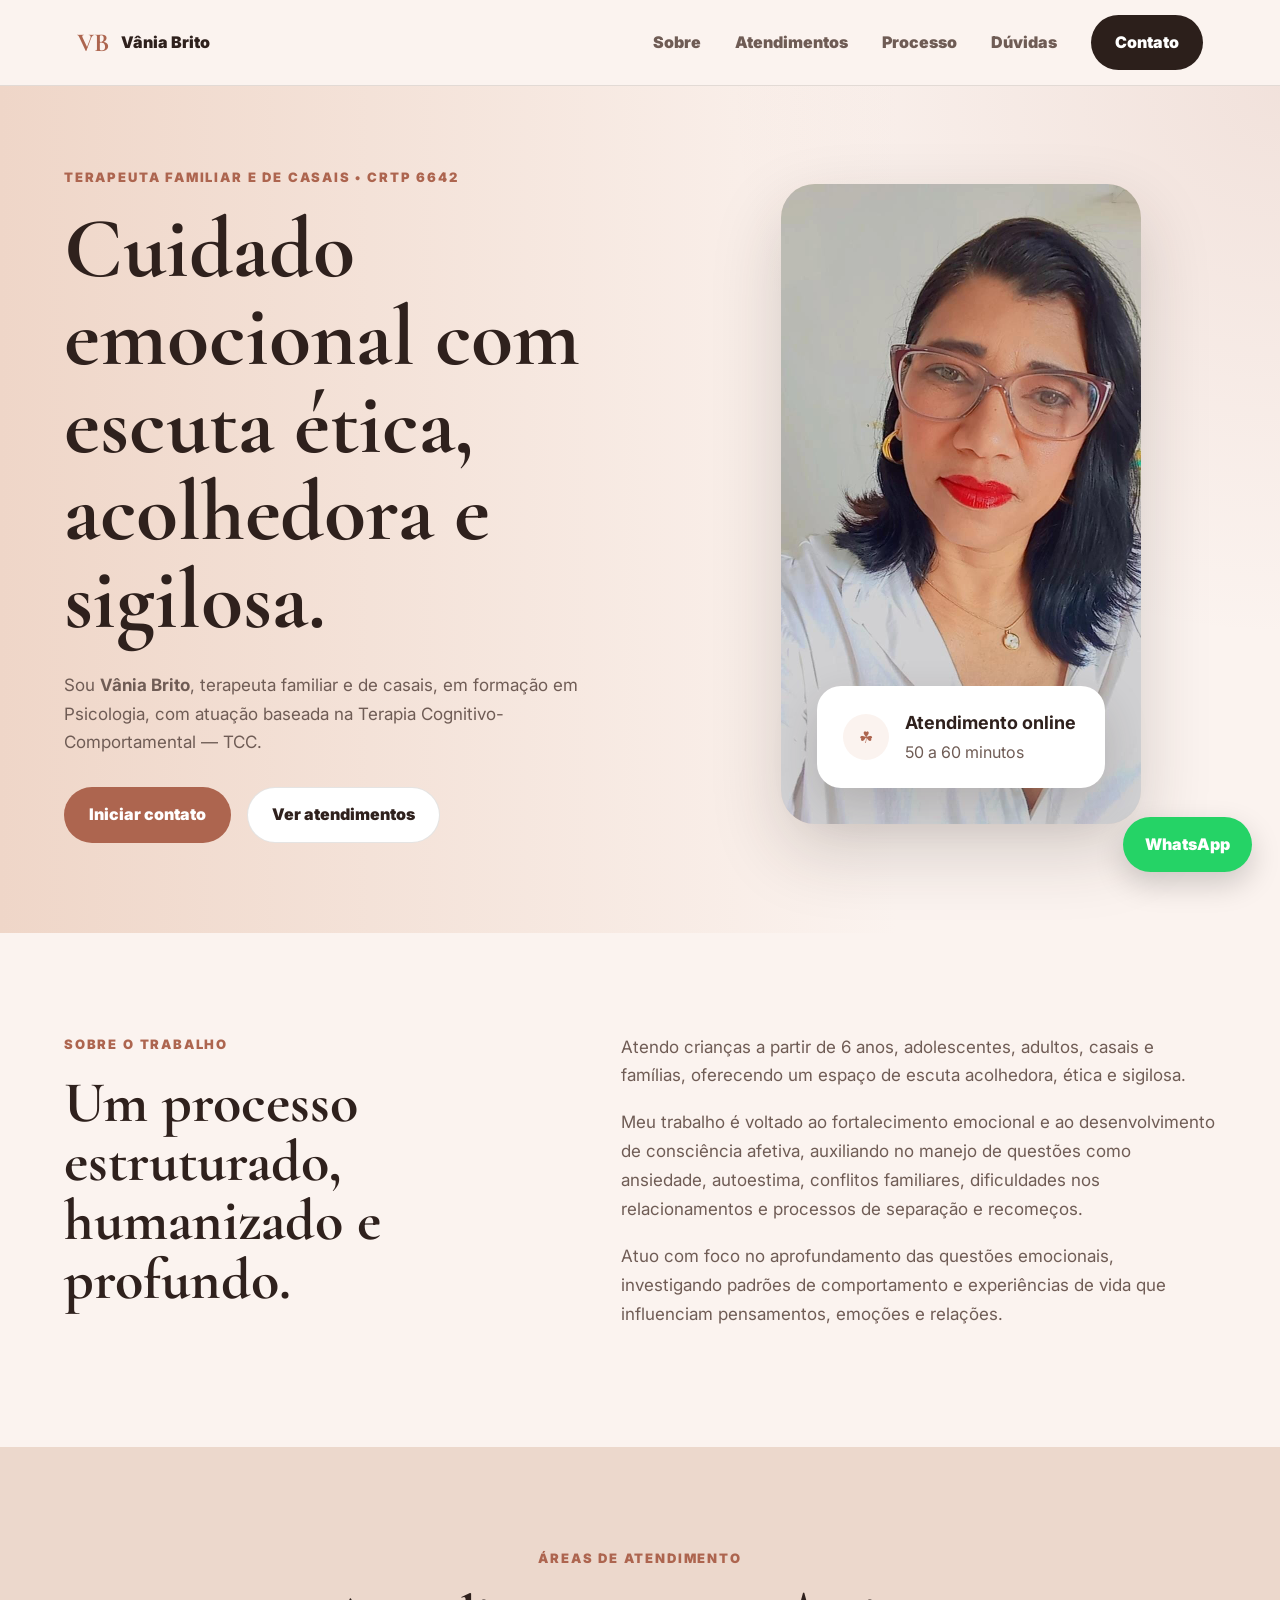
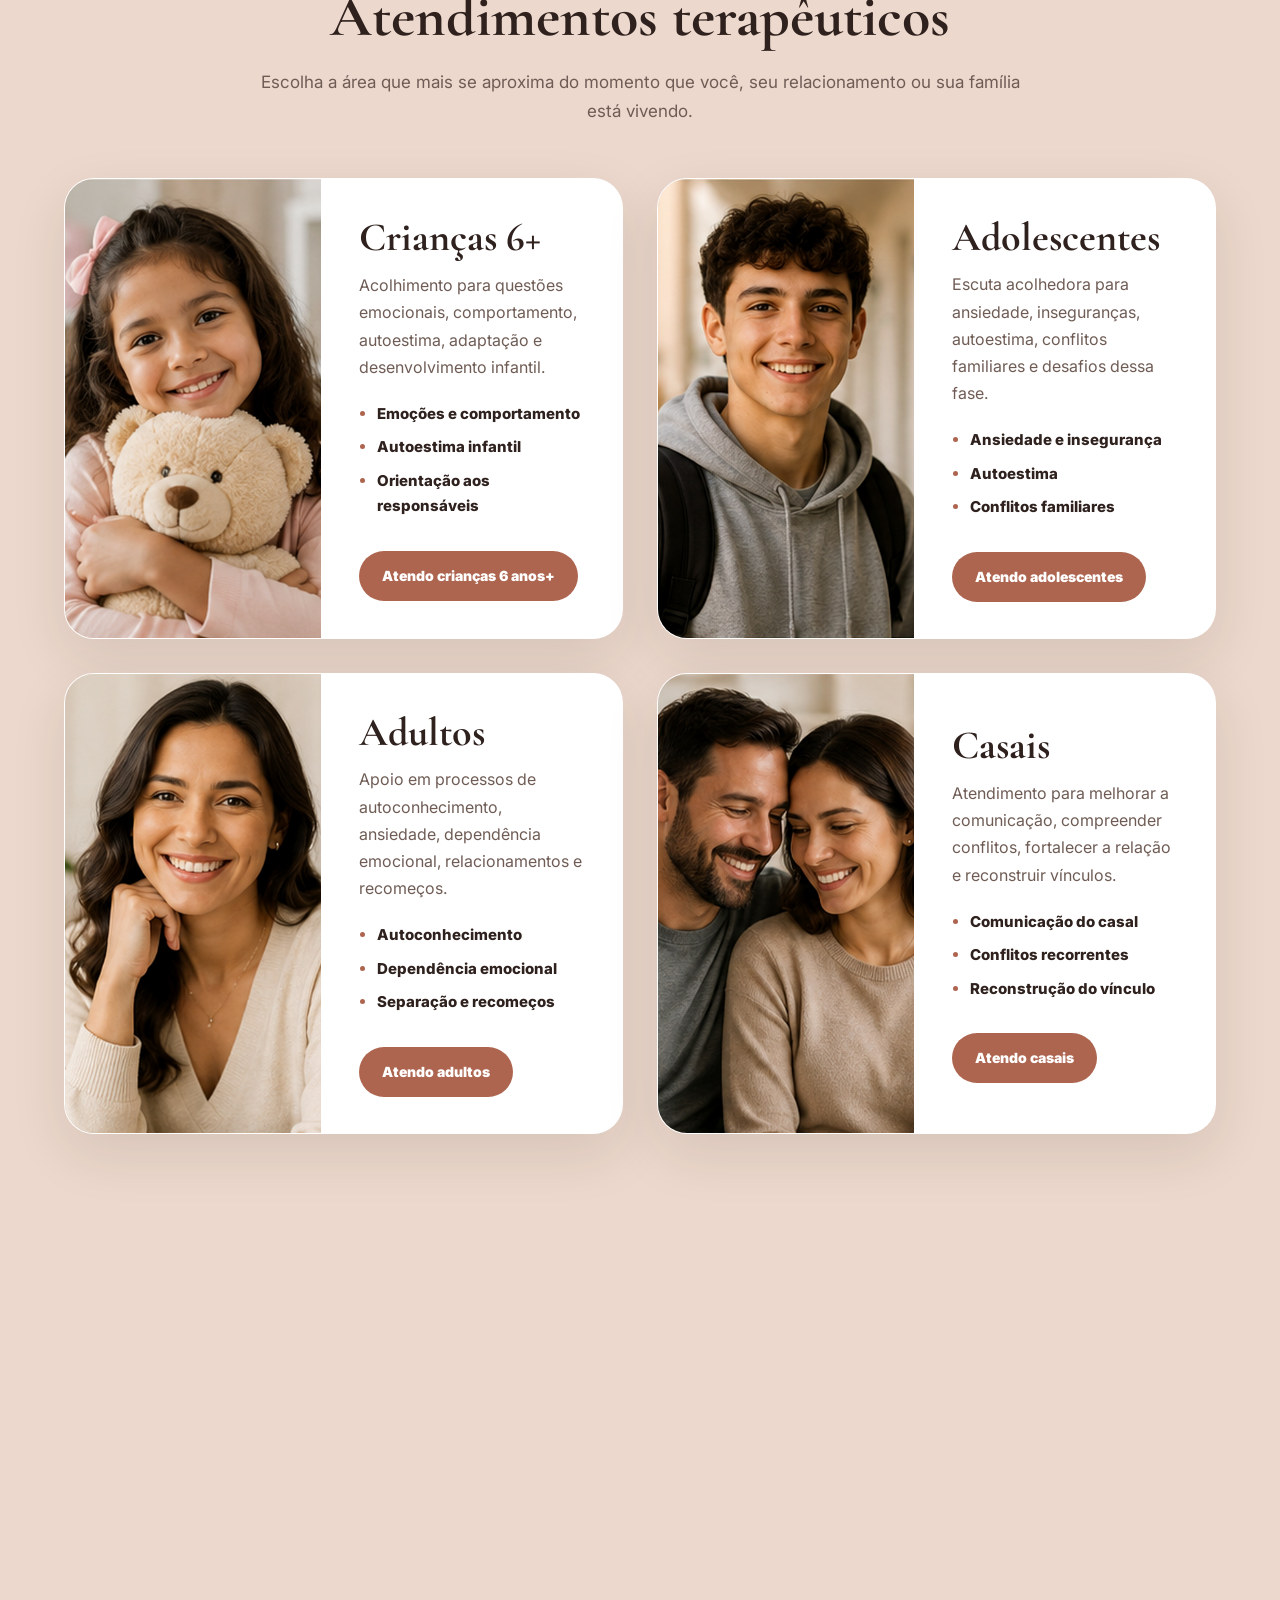
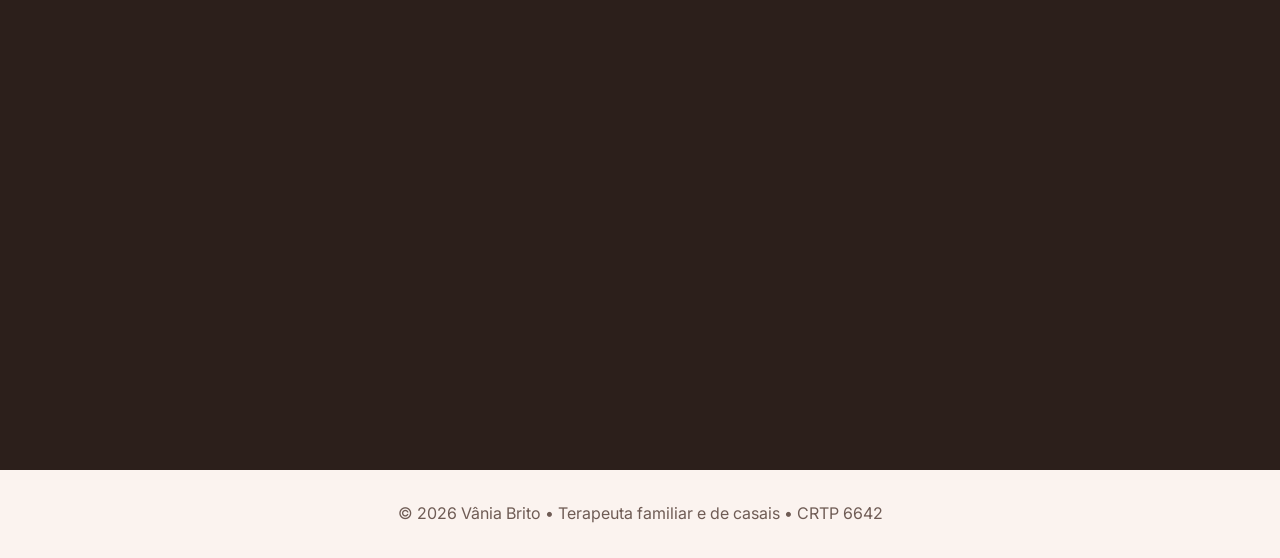
<file: index.html>
<!DOCTYPE html>
<html lang="pt-BR">
<head>
  <meta charset="UTF-8" />
  <meta name="viewport" content="width=device-width, initial-scale=1.0" />
  <meta name="description" content="Vânia Brito — terapeuta familiar e de casais. Atendimento online para crianças 6+, adolescentes, adultos, casais e famílias." />
  <title>Vânia Brito | Terapia Familiar e de Casais</title>
  <link rel="icon" href="favicon.ico" />
  <link rel="preconnect" href="https://fonts.googleapis.com">
  <link rel="preconnect" href="https://fonts.gstatic.com" crossorigin>
  <link href="https://fonts.googleapis.com/css2?family=Cormorant+Garamond:wght@600;700&family=Inter:wght@400;500;600;700;800&display=swap" rel="stylesheet">
  <link rel="stylesheet" href="styles.css" />
</head>
<body>
  <header class="topbar" id="topbar">
    <a class="brand" href="#inicio" aria-label="Página inicial"><strong>VB</strong><span>Vânia Brito</span></a>
    <button class="menu-btn" id="menuBtn" aria-label="Abrir menu" aria-expanded="false">☰</button>
    <nav class="nav" id="nav">
      <a href="#sobre">Sobre</a>
      <a href="#atendimentos">Atendimentos</a>
      <a href="#processo">Processo</a>
      <a href="#duvidas">Dúvidas</a>
      <a href="#contato" class="nav-cta">Contato</a>
    </nav>
  </header>

  <main>
    <section class="hero" id="inicio">
      <div class="container hero-grid">
        <div class="hero-text reveal">
          <span class="eyebrow">Terapeuta familiar e de casais • CRTP 6642</span>
          <h1>Cuidado emocional com escuta ética, acolhedora e sigilosa.</h1>
          <p>Sou <strong>Vânia Brito</strong>, terapeuta familiar e de casais, em formação em Psicologia, com atuação baseada na Terapia Cognitivo-Comportamental — TCC.</p>
          <div class="hero-actions">
            <a class="btn primary" href="#contato">Iniciar contato</a>
            <a class="btn secondary" href="#atendimentos">Ver atendimentos</a>
          </div>
        </div>
        <div class="hero-card reveal">
          <div class="portrait-wrap">
            <img src="assets/vania-brito.jpeg" alt="Foto profissional de Vânia Brito" />
          </div>
          <div class="floating-card">
            <span class="icon">☘</span>
            <div><strong>Atendimento online</strong><span>50 a 60 minutos</span></div>
          </div>
        </div>
      </div>
    </section>

    <section class="section" id="sobre">
      <div class="container two-columns">
        <div class="section-title reveal">
          <span class="eyebrow">Sobre o trabalho</span>
          <h2>Um processo estruturado, humanizado e profundo.</h2>
        </div>
        <div class="content reveal">
          <p>Atendo crianças a partir de 6 anos, adolescentes, adultos, casais e famílias, oferecendo um espaço de escuta acolhedora, ética e sigilosa.</p>
          <p>Meu trabalho é voltado ao fortalecimento emocional e ao desenvolvimento de consciência afetiva, auxiliando no manejo de questões como ansiedade, autoestima, conflitos familiares, dificuldades nos relacionamentos e processos de separação e recomeços.</p>
          <p>Atuo com foco no aprofundamento das questões emocionais, investigando padrões de comportamento e experiências de vida que influenciam pensamentos, emoções e relações.</p>
        </div>
      </div>
    </section>

    <section class="section soft" id="atendimentos">
      <div class="container">
        <div class="center reveal">
          <span class="eyebrow">Áreas de atendimento</span>
          <h2>Atendimentos terapêuticos</h2>
          <p>Escolha a área que mais se aproxima do momento que você, seu relacionamento ou sua família está vivendo.</p>
        </div>
        <div class="service-cards">
          <article class="service-card reveal">
            <div class="service-image"><img src="assets/criancas.jpg" alt="Atendimento terapêutico para crianças a partir de 6 anos"></div>
            <div class="service-content">
              <h3>Crianças 6+</h3>
              <p>Acolhimento para questões emocionais, comportamento, autoestima, adaptação e desenvolvimento infantil.</p>
              <ul><li>Emoções e comportamento</li><li>Autoestima infantil</li><li>Orientação aos responsáveis</li></ul>
              <a href="#contato" class="service-btn">Atendo crianças 6 anos+</a>
            </div>
          </article>
          <article class="service-card reveal">
            <div class="service-image"><img src="assets/adolescentes.jpg" alt="Atendimento terapêutico para adolescentes"></div>
            <div class="service-content">
              <h3>Adolescentes</h3>
              <p>Escuta acolhedora para ansiedade, inseguranças, autoestima, conflitos familiares e desafios dessa fase.</p>
              <ul><li>Ansiedade e insegurança</li><li>Autoestima</li><li>Conflitos familiares</li></ul>
              <a href="#contato" class="service-btn">Atendo adolescentes</a>
            </div>
          </article>
          <article class="service-card reveal">
            <div class="service-image"><img src="assets/adultos.jpg" alt="Atendimento terapêutico para adultos"></div>
            <div class="service-content">
              <h3>Adultos</h3>
              <p>Apoio em processos de autoconhecimento, ansiedade, dependência emocional, relacionamentos e recomeços.</p>
              <ul><li>Autoconhecimento</li><li>Dependência emocional</li><li>Separação e recomeços</li></ul>
              <a href="#contato" class="service-btn">Atendo adultos</a>
            </div>
          </article>
          <article class="service-card reveal">
            <div class="service-image"><img src="assets/casais.jpg" alt="Terapia de casais"></div>
            <div class="service-content">
              <h3>Casais</h3>
              <p>Atendimento para melhorar a comunicação, compreender conflitos, fortalecer a relação e reconstruir vínculos.</p>
              <ul><li>Comunicação do casal</li><li>Conflitos recorrentes</li><li>Reconstrução do vínculo</li></ul>
              <a href="#contato" class="service-btn">Atendo casais</a>
            </div>
          </article>
          <article class="service-card wide reveal">
            <div class="service-image"><img src="assets/familias.jpg" alt="Terapia familiar"></div>
            <div class="service-content">
              <h3>Famílias</h3>
              <p>Espaço para melhorar o diálogo, compreender padrões de relação, lidar com conflitos e fortalecer laços familiares.</p>
              <ul><li>Conflitos familiares</li><li>Orientação parental</li><li>Relações mais saudáveis</li></ul>
              <a href="#contato" class="service-btn">Atendo famílias</a>
            </div>
          </article>
        </div>
      </div>
    </section>

    <section class="section" id="processo">
      <div class="container feature reveal">
        <div>
          <span class="eyebrow">Como funciona</span>
          <h2>Atendimentos online, com duração de 50 a 60 minutos.</h2>
          <p>As sessões são realizadas de forma sigilosa e acolhedora, respeitando o ritmo e a história de cada pessoa, casal ou família.</p>
        </div>
        <div class="steps">
          <div><span>01</span>Contato inicial para dúvidas</div>
          <div><span>02</span>Agendamento do horário</div>
          <div><span>03</span>Encontro online acolhedor</div>
        </div>
      </div>
    </section>

    <section class="section soft" id="duvidas">
      <div class="container faq-grid">
        <div class="reveal"><span class="eyebrow">Dúvidas frequentes</span><h2>Antes de iniciar</h2></div>
        <div class="faq-list reveal">
          <details open><summary>O atendimento é online?</summary><p>Sim. Os atendimentos são realizados online, com sigilo, acolhimento e duração média de 50 a 60 minutos.</p></details>
          <details><summary>Atende crianças?</summary><p>Sim. O atendimento é realizado para crianças a partir de 6 anos, com escuta adequada à idade e orientação aos responsáveis.</p></details>
          <details><summary>Como faço para agendar?</summary><p>Você pode enviar uma mensagem pelo formulário ou pelo botão de WhatsApp. Após o primeiro contato, é combinado o melhor horário.</p></details>
        </div>
      </div>
    </section>

    <section class="contact" id="contato">
      <div class="container contact-grid">
        <div class="reveal">
          <span class="eyebrow">Contato</span>
          <h2>Quer iniciar seu processo terapêutico?</h2>
          <p>Entre em contato para tirar dúvidas ou solicitar um horário.</p>
          <a class="whatsapp" href="https://wa.me/5511955916420?text=Olá,%20Vânia!%20Gostaria%20de%20saber%20mais%20sobre%20o%20atendimento." target="_blank" rel="noopener">Chamar no WhatsApp</a>
        </div>
        <form class="form reveal" id="contactForm">
          <label>Nome<input type="text" name="name" placeholder="Seu nome" required></label>
          <label>E-mail<input type="email" name="email" placeholder="seuemail@exemplo.com" required></label>
          <label>Mensagem<textarea name="message" rows="5" placeholder="Escreva sua mensagem" required></textarea></label>
          <button class="btn primary" type="submit">Enviar mensagem</button>
          <p class="form-status" id="formStatus"></p>
        </form>
      </div>
    </section>
  </main>

  <footer><p>© <span id="year"></span> Vânia Brito • Terapeuta familiar e de casais • CRTP 6642</p></footer>
  <a class="floating-whatsapp" href="https://wa.me/5511955916420?text=Olá,%20Vânia!%20Gostaria%20de%20saber%20mais%20sobre%20o%20atendimento." target="_blank" rel="noopener">WhatsApp</a>
  <script src="script.js"></script>
</body>
</html>
</file>
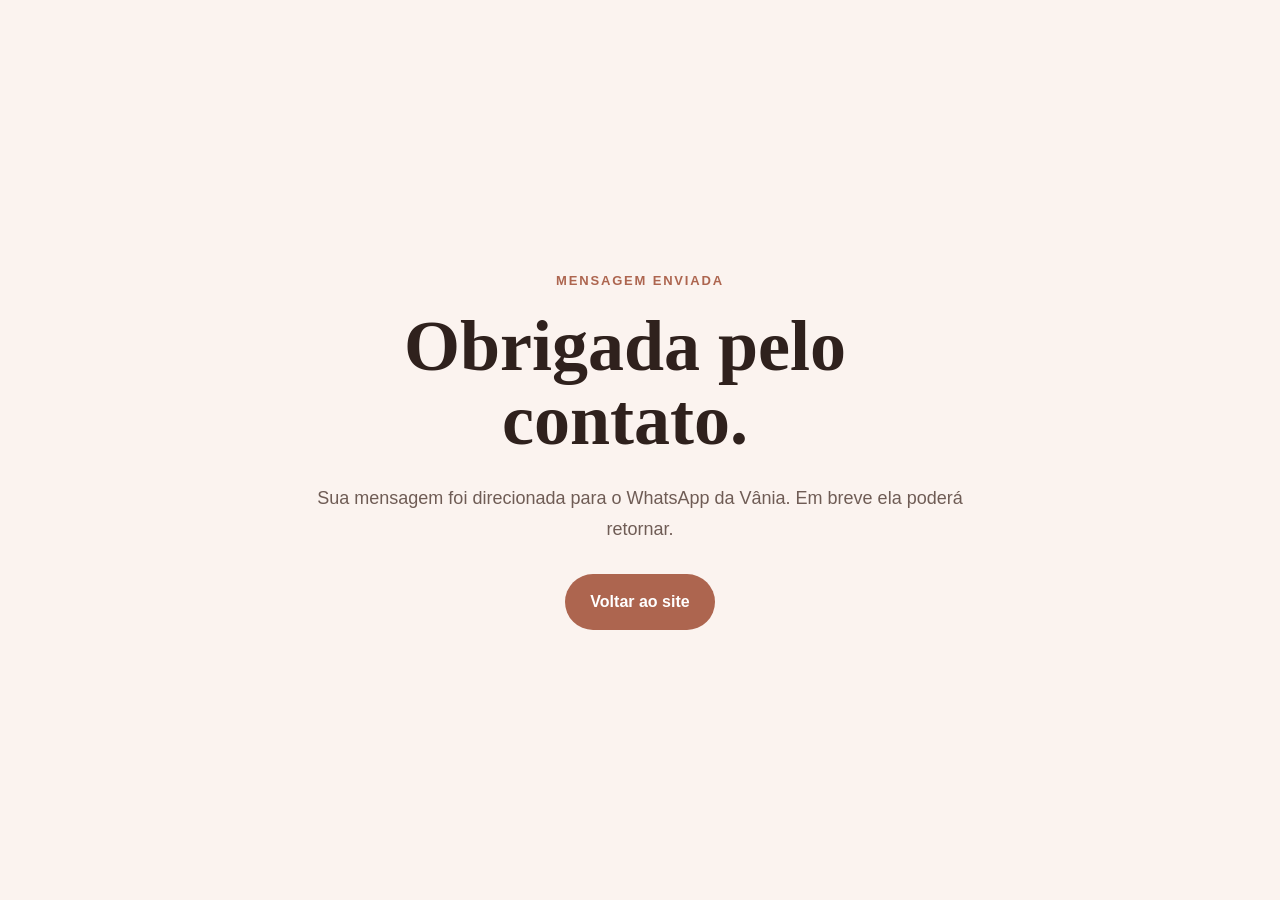
<file: obrigado.html>
<!DOCTYPE html>
<html lang="pt-BR">
<head>
  <meta charset="UTF-8" />
  <meta name="viewport" content="width=device-width, initial-scale=1.0" />
  <title>Mensagem enviada | Vânia Brito</title>
  <link rel="stylesheet" href="styles.css" />
</head>
<body class="thanks-page">
  <main class="section" style="min-height:100vh;display:grid;place-items:center;text-align:center;">
    <div class="container" style="max-width:680px;">
      <span class="eyebrow">Mensagem enviada</span>
      <h1 style="font-size:clamp(44px,7vw,72px);">Obrigada pelo contato.</h1>
      <p style="color:#6f5c55;font-size:18px;margin:20px 0 30px;">Sua mensagem foi direcionada para o WhatsApp da Vânia. Em breve ela poderá retornar.</p>
      <a class="btn primary" href="index.html">Voltar ao site</a>
    </div>
  </main>
</body>
</html>
</file>
<file: styles.css>
:root {
  --bg: #fbf3ef;
  --soft: #ecd8cc;
  --text: #2f211d;
  --muted: #6f5c55;
  --accent: #ad654f;
  --accent2: #9b5744;
  --dark: #2c1f1b;
  --white: #ffffff;
  --line: rgba(47, 33, 29, 0.12);
  --shadow: 0 20px 55px rgba(47, 33, 29, 0.11);
}

* { box-sizing: border-box; margin: 0; padding: 0; }
html { scroll-behavior: smooth; }
body {
  font-family: "Inter", sans-serif;
  background: var(--bg);
  color: var(--text);
  line-height: 1.7;
  overflow-x: hidden;
}
a { color: inherit; text-decoration: none; }
img { display: block; max-width: 100%; }
.container { width: min(1240px, 90%); margin: 0 auto; }

.topbar {
  position: sticky; top: 0; z-index: 1000;
  height: 86px; padding: 0 6%;
  background: rgba(251, 243, 239, 0.96);
  border-bottom: 1px solid var(--line);
  display: flex; align-items: center; justify-content: space-between;
  backdrop-filter: blur(10px);
}
.brand { display: flex; align-items: center; gap: 12px; font-weight: 900; }
.brand strong { color: var(--accent); font-family: "Cormorant Garamond", serif; font-size: 26px; line-height: 1; }
.brand span { font-weight: 900; }
.menu-btn { display: none; border: 0; background: transparent; color: var(--text); font-size: 30px; cursor: pointer; }
.nav { display: flex; align-items: center; gap: 34px; color: var(--muted); font-weight: 900; }
.nav a:hover { color: var(--text); }
.nav-cta { background: var(--dark); color: var(--white); padding: 14px 24px; border-radius: 999px; }

.btn, .service-btn, .whatsapp {
  display: inline-flex; align-items: center; justify-content: center;
  min-height: 50px; padding: 13px 24px; border-radius: 999px;
  font-weight: 900; border: 1px solid transparent; cursor: pointer;
  transition: transform .25s ease, background .25s ease, filter .25s ease;
}
.btn.primary, .service-btn { background: var(--accent); color: var(--white); }
.btn.primary:hover, .service-btn:hover { background: var(--accent2); transform: translateY(-2px); }
.btn.secondary { background: var(--white); color: var(--text); border-color: var(--line); }
.whatsapp { background: #25d366; color: var(--white); }

.hero {
  min-height: calc(100vh - 86px);
  padding: 80px 0 90px;
  background: radial-gradient(circle at top right, rgba(173,101,79,.12), transparent 36%),
              linear-gradient(90deg, #efd6c8 0%, #fbf3ef 70%);
}
.hero-grid { display: grid; grid-template-columns: 1.05fr .95fr; align-items: center; gap: 78px; }
.eyebrow { display:block; margin-bottom:18px; color:var(--accent); font-size:13px; font-weight:900; letter-spacing:.14em; text-transform:uppercase; }
h1,h2,h3 { font-family:"Cormorant Garamond", serif; color:var(--text); line-height:1.02; }
h1 { max-width:650px; font-size:clamp(52px,7vw,86px); margin-bottom:26px; }
h2 { font-size:clamp(38px,5vw,58px); margin-bottom:22px; }
.hero-text p { max-width:640px; color:var(--muted); font-size:17px; }
.hero-actions { display:flex; gap:16px; flex-wrap:wrap; margin-top:30px; }
.hero-card { position:relative; max-width:430px; margin:0 auto; border-radius:34px; }
.portrait-wrap { width:100%; height:640px; border-radius:34px; overflow:hidden; box-shadow:0 28px 70px rgba(47,33,29,.18); background:#ead8cf; }
.portrait-wrap img { width:100%; height:100%; object-fit:cover; object-position:center top; }
.floating-card {
  position:absolute; left:36px; right:36px; bottom:36px;
  background:var(--white); border-radius:24px; padding:22px 26px;
  display:flex; align-items:center; gap:16px; box-shadow:0 18px 45px rgba(47,33,29,.18);
}
.floating-card .icon { width:46px; height:46px; flex:0 0 46px; border-radius:50%; background:#fbf3ef; color:var(--accent); display:flex; align-items:center; justify-content:center; }
.floating-card strong, .floating-card span { display:block; }
.floating-card strong { font-size:18px; }
.floating-card span { color:var(--muted); font-size:16px; }

.section { padding:100px 0; background:var(--bg); }
.section.soft { background:var(--soft); }
.two-columns, .contact-grid, .feature, .faq-grid { display:grid; grid-template-columns:.9fr 1.1fr; gap:70px; }
.content p, .feature p, .contact p, .center p { color:var(--muted); margin-bottom:18px; font-size:17px; }
.center { text-align:center; max-width:790px; margin:0 auto 52px; }

/* ATENDIMENTOS: fotos nítidas, proporcionais e alinhadas */
.service-cards {
  display: grid;
  grid-template-columns: repeat(2, minmax(0, 1fr));
  gap: 34px;
  align-items: stretch;
}
.service-card {
  display: grid;
  grid-template-columns: minmax(250px, 46%) 1fr;
  background: var(--white);
  border-radius: 30px;
  overflow: hidden;
  min-height: 400px;
  box-shadow: var(--shadow);
  border: 1px solid rgba(255,255,255,.75);
}
.service-image {
  height: 100%;
  min-height: 400px;
  overflow: hidden;
  background: #ead8cf;
}
.service-image img {
  width: 100%;
  height: 100%;
  object-fit: cover;
  object-position: center center;
  transform: translateZ(0);
  image-rendering: auto;
  transition: transform .55s ease, filter .55s ease;
}
.service-card:hover .service-image img { transform: scale(1.025); filter: saturate(1.04); }
.service-content {
  padding: 38px 38px 36px;
  display: flex;
  flex-direction: column;
  justify-content: center;
  min-width: 0;
}
.service-card h3 { font-size: 40px; margin-bottom: 14px; }
.service-card p { color: var(--muted); font-size: 16px; margin-bottom: 20px; }
.service-card ul { margin: 0 0 24px 18px; padding: 0; }
.service-card li { margin-bottom: 8px; font-size: 15px; font-weight: 800; }
.service-card li::marker { color: var(--accent); }
.service-btn { width: max-content; min-height: 48px; padding: 12px 22px; font-size: 14px; }
.service-card.wide { grid-column: 1 / -1; grid-template-columns: 42% 58%; min-height: 360px; }
.service-card.wide .service-image { min-height: 360px; }
.service-card.wide .service-image img { object-position: center 40%; }

.feature { background:var(--white); border-radius:34px; padding:56px; box-shadow:0 20px 60px rgba(47,33,29,.08); }
.steps { display:grid; gap:16px; }
.steps div { background:var(--bg); border-radius:22px; padding:24px; font-weight:900; }
.steps span { display:block; color:var(--accent); margin-bottom:8px; }
.faq-list details { background:var(--white); border-radius:22px; padding:22px 24px; margin-bottom:14px; box-shadow:0 12px 30px rgba(47,33,29,.06); }
.faq-list summary { font-weight:900; cursor:pointer; }
.faq-list p { margin-top:12px; margin-bottom:0; color:var(--muted); }
.contact { padding:100px 0; background:var(--dark); color:var(--white); }
.contact h2, .contact .eyebrow { color:var(--white); }
.contact p { color:rgba(255,255,255,.76); }
.form { background:var(--white); color:var(--text); padding:36px; border-radius:30px; }
.form label { display:grid; gap:8px; margin-bottom:18px; font-weight:900; }
.form input, .form textarea { width:100%; border:1px solid var(--line); border-radius:16px; padding:15px; font:inherit; color:var(--text); background:#fffaf8; }
.form textarea { resize:vertical; }
.form-status { margin-top:14px; color:var(--muted); }
footer { padding:30px 6%; text-align:center; color:var(--muted); background:var(--bg); }
.floating-whatsapp { position:fixed; right:28px; bottom:28px; z-index:999; background:#25d366; color:var(--white); padding:14px 22px; border-radius:999px; font-weight:900; box-shadow:0 12px 30px rgba(0,0,0,.18); }

.reveal { opacity:0; transform:translateY(24px); transition:opacity .75s ease, transform .75s ease; }
.reveal.visible { opacity:1; transform:none; }
.service-card.reveal:nth-child(2){transition-delay:.08s}.service-card.reveal:nth-child(3){transition-delay:.12s}.service-card.reveal:nth-child(4){transition-delay:.16s}.service-card.reveal:nth-child(5){transition-delay:.20s}

@media (max-width: 1180px) {
  .container { width:min(1160px, 92%); }
  .service-cards { grid-template-columns: 1fr; max-width: 920px; margin-left:auto; margin-right:auto; }
  .service-card, .service-card.wide { grid-template-columns: 43% 57%; grid-column:auto; }
}
@media (max-width:900px) {
  .topbar { height:auto; min-height:76px; }
  .menu-btn { display:block; }
  .nav { position:absolute; top:76px; left:0; right:0; display:none; flex-direction:column; gap:18px; padding:24px; background:var(--bg); border-bottom:1px solid var(--line); }
  .nav.open { display:flex; }
  .hero { min-height:auto; padding:60px 0 70px; }
  .hero-grid, .two-columns, .contact-grid, .feature, .faq-grid { grid-template-columns:1fr; gap:42px; }
  h1 { font-size:52px; }
  .hero-card { max-width:360px; }
  .portrait-wrap { height:560px; }
  .floating-card { left:24px; right:24px; bottom:28px; padding:20px 22px; }
  .service-card, .service-card.wide { grid-template-columns:1fr; min-height:auto; }
  .service-image, .service-card.wide .service-image { height:360px; min-height:360px; }
  .service-content { padding:32px; }
  .feature, .form { padding:30px; }
}
@media (max-width:560px) {
  .container { width:min(92%,1180px); }
  .topbar { padding:0 4%; }
  h1 { font-size:44px; }
  h2 { font-size:38px; }
  .section, .contact { padding:72px 0; }
  .hero-actions { flex-direction:column; }
  .btn, .service-btn, .whatsapp { width:100%; }
  .hero-card { max-width:330px; }
  .portrait-wrap { height:520px; }
  .floating-card { left:18px; right:18px; bottom:24px; padding:18px; }
  .floating-card .icon { width:42px; height:42px; flex-basis:42px; }
  .service-image, .service-card.wide .service-image { height:320px; min-height:320px; }
  .service-card h3 { font-size:36px; }
  .floating-whatsapp { right:16px; bottom:16px; padding:12px 18px; }
}
</file>
